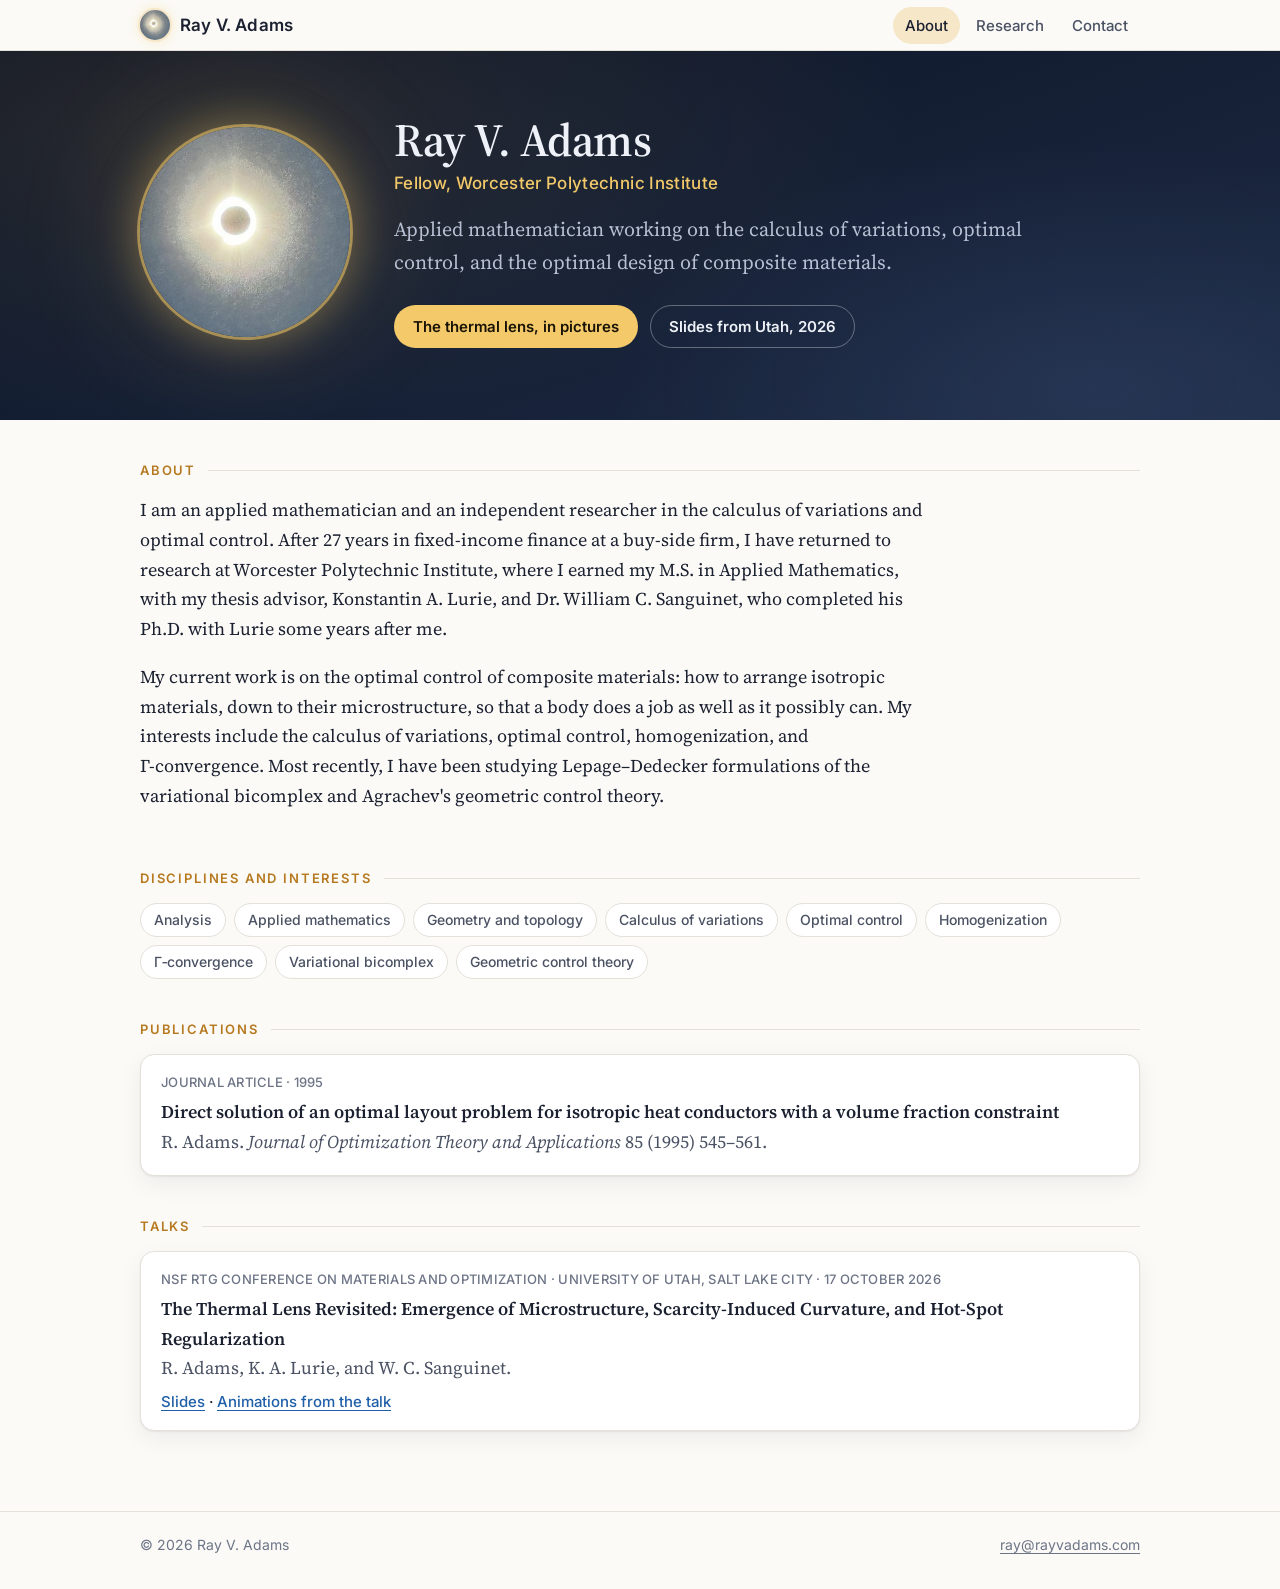
<file: index.html>
<!doctype html>
<html lang="en">
<head>
<meta charset="utf-8">
<meta name="viewport" content="width=device-width, initial-scale=1">
<title>Ray V. Adams</title>
<meta name="description" content="Ray V. Adams, applied mathematician: calculus of variations, optimal control, and the optimal design of composite materials.">
<link rel="icon" type="image/png" href="assets/favicon.png">
<link rel="apple-touch-icon" href="assets/apple-touch-icon.png">
<link rel="preconnect" href="https://fonts.googleapis.com">
<link rel="preconnect" href="https://fonts.gstatic.com" crossorigin>
<link href="https://fonts.googleapis.com/css2?family=Inter:wght@400;500;600&family=Source+Serif+4:opsz,wght@8..60,400;8..60,600&display=swap" rel="stylesheet">
<link rel="stylesheet" href="assets/style.css">
</head>
<body>

<header class="site-header">
  <nav class="nav" aria-label="Main">
    <a class="brand" href="index.html"><img src="assets/eclipse.jpg" alt=""><span>Ray V. Adams</span></a>
    <ul>
      <li><a class="link" href="index.html" aria-current="page">About</a></li>
      <li><a class="link" href="research.html">Research</a></li>
      <li><a class="link" href="contact.html">Contact</a></li>
    </ul>
  </nav>
</header>

<div class="hero">
  <div class="hero-inner">
    <img class="avatar" src="assets/eclipse.jpg" alt="A total solar eclipse, photographed from home.">
    <div>
      <h1>Ray V. Adams</h1>
      <p class="role">Fellow, Worcester Polytechnic Institute</p>
      <p class="lede">Applied mathematician working on the calculus of variations, optimal control, and the optimal design of composite materials.</p>
      <div class="buttons">
        <a class="btn" href="research.html">The thermal lens, in pictures</a>
        <a class="btn ghost" href="https://github.com/rayvadams/NSF-RTG-Conference-Materials-and-Optimization">Slides from Utah, 2026</a>
      </div>
    </div>
  </div>
</div>

<main>
  <section id="about">
    <h2>About</h2>
    <div class="prose">
      <p>I am an applied mathematician and an independent researcher in the calculus of variations and optimal control. After 27 years in
      fixed-income finance at a buy-side firm, I have returned to research at Worcester Polytechnic Institute, where I earned my M.S. in Applied
      Mathematics, with my thesis advisor, Konstantin A. Lurie, and Dr. William C. Sanguinet, who completed his Ph.D. with Lurie some years
      after me.</p>
      <p>My current work is on the optimal control of composite materials: how to arrange isotropic materials, down to their microstructure,
      so that a body does a job as well as it possibly can. My interests include the calculus of variations, optimal control, homogenization,
      and Γ&#8209;convergence. Most recently, I have been studying Lepage–Dedecker formulations of the variational bicomplex and Agrachev's
      geometric control theory.</p>
    </div>
  </section>

  <section id="interests">
    <h2>Disciplines and interests</h2>
    <ul class="chips">
      <li>Analysis</li><li>Applied mathematics</li><li>Geometry and topology</li>
      <li>Calculus of variations</li><li>Optimal control</li><li>Homogenization</li><li>Γ&#8209;convergence</li>
      <li>Variational bicomplex</li><li>Geometric control theory</li>
    </ul>
  </section>

  <section id="publications">
    <h2>Publications</h2>
    <ul class="entries">
      <li class="entry">
        <div class="meta">Journal article · 1995</div>
        <div class="title">Direct solution of an optimal layout problem for isotropic heat conductors with a volume fraction constraint</div>
        <div class="venue">R. Adams. <em>Journal of Optimization Theory and Applications</em> 85 (1995) 545–561.</div>
      </li>
    </ul>
  </section>

  <section id="talks">
    <h2>Talks</h2>
    <ul class="entries">
      <li class="entry">
        <div class="meta">NSF RTG Conference on Materials and Optimization · University of Utah, Salt Lake City · 17 October 2026</div>
        <div class="title">The Thermal Lens Revisited: Emergence of Microstructure, Scarcity-Induced Curvature, and Hot-Spot Regularization</div>
        <div class="venue">R. Adams, K. A. Lurie, and W. C. Sanguinet.</div>
        <div class="links"><a href="https://github.com/rayvadams/NSF-RTG-Conference-Materials-and-Optimization">Slides</a> ·
          <a href="research.html">Animations from the talk</a></div>
      </li>
    </ul>
  </section>
</main>

<footer>
  <div class="footer-inner">
    <span>© 2026 Ray V. Adams</span>
    <span><a href="mailto:ray@rayvadams.com">ray@rayvadams.com</a></span>
  </div>
</footer>

</body>
</html>
</file>
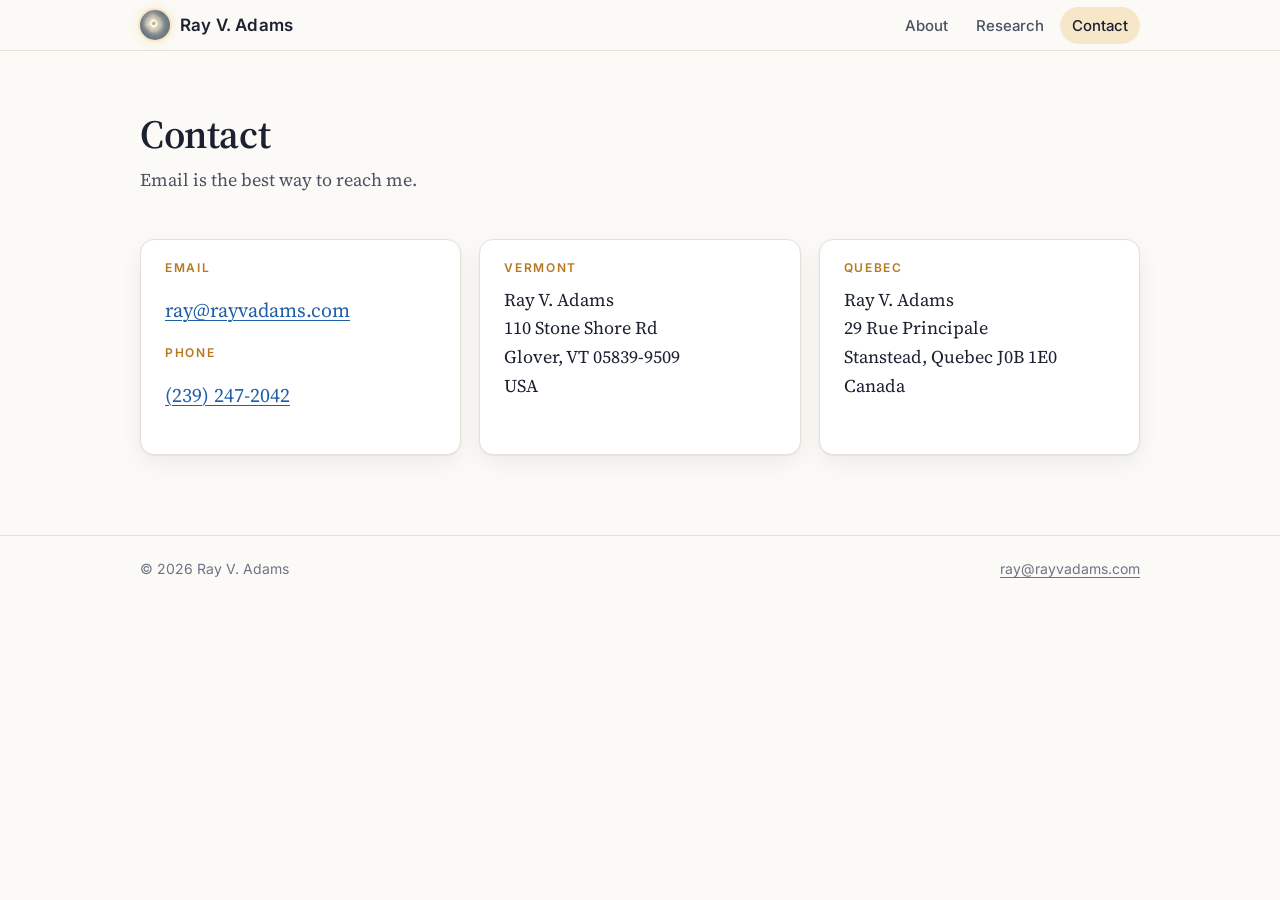
<file: contact.html>
<!doctype html>
<html lang="en">
<head>
<meta charset="utf-8">
<meta name="viewport" content="width=device-width, initial-scale=1">
<title>Contact — Ray V. Adams</title>
<meta name="description" content="How to reach Ray V. Adams.">
<link rel="icon" type="image/png" href="assets/favicon.png">
<link rel="apple-touch-icon" href="assets/apple-touch-icon.png">
<link rel="preconnect" href="https://fonts.googleapis.com">
<link rel="preconnect" href="https://fonts.gstatic.com" crossorigin>
<link href="https://fonts.googleapis.com/css2?family=Inter:wght@400;500;600&family=Source+Serif+4:opsz,wght@8..60,400;8..60,600&display=swap" rel="stylesheet">
<link rel="stylesheet" href="assets/style.css">
</head>
<body>

<header class="site-header">
  <nav class="nav" aria-label="Main">
    <a class="brand" href="index.html"><img src="assets/eclipse.jpg" alt=""><span>Ray V. Adams</span></a>
    <ul>
      <li><a class="link" href="index.html">About</a></li>
      <li><a class="link" href="research.html">Research</a></li>
      <li><a class="link" href="contact.html" aria-current="page">Contact</a></li>
    </ul>
  </nav>
</header>

<main>
  <div class="page-title">
    <h1>Contact</h1>
    <p>Email is the best way to reach me.</p>
  </div>

  <section>
    <div class="contact-grid">
      <div class="card">
        <div class="label">Email</div>
        <p class="big"><a href="mailto:ray@rayvadams.com">ray@rayvadams.com</a></p>
        <div class="label">Phone</div>
        <p class="big"><a href="tel:+12392472042">(239) 247-2042</a></p>
      </div>
      <div class="card">
        <div class="label">Vermont</div>
        <address>Ray V. Adams<br>110 Stone Shore Rd<br>Glover, VT 05839-9509<br>USA</address>
      </div>
      <div class="card">
        <div class="label">Quebec</div>
        <address>Ray V. Adams<br>29 Rue Principale<br>Stanstead, Quebec J0B 1E0<br>Canada</address>
      </div>
    </div>
  </section>
</main>

<footer>
  <div class="footer-inner">
    <span>© 2026 Ray V. Adams</span>
    <span><a href="mailto:ray@rayvadams.com">ray@rayvadams.com</a></span>
  </div>
</footer>

</body>
</html>
</file>
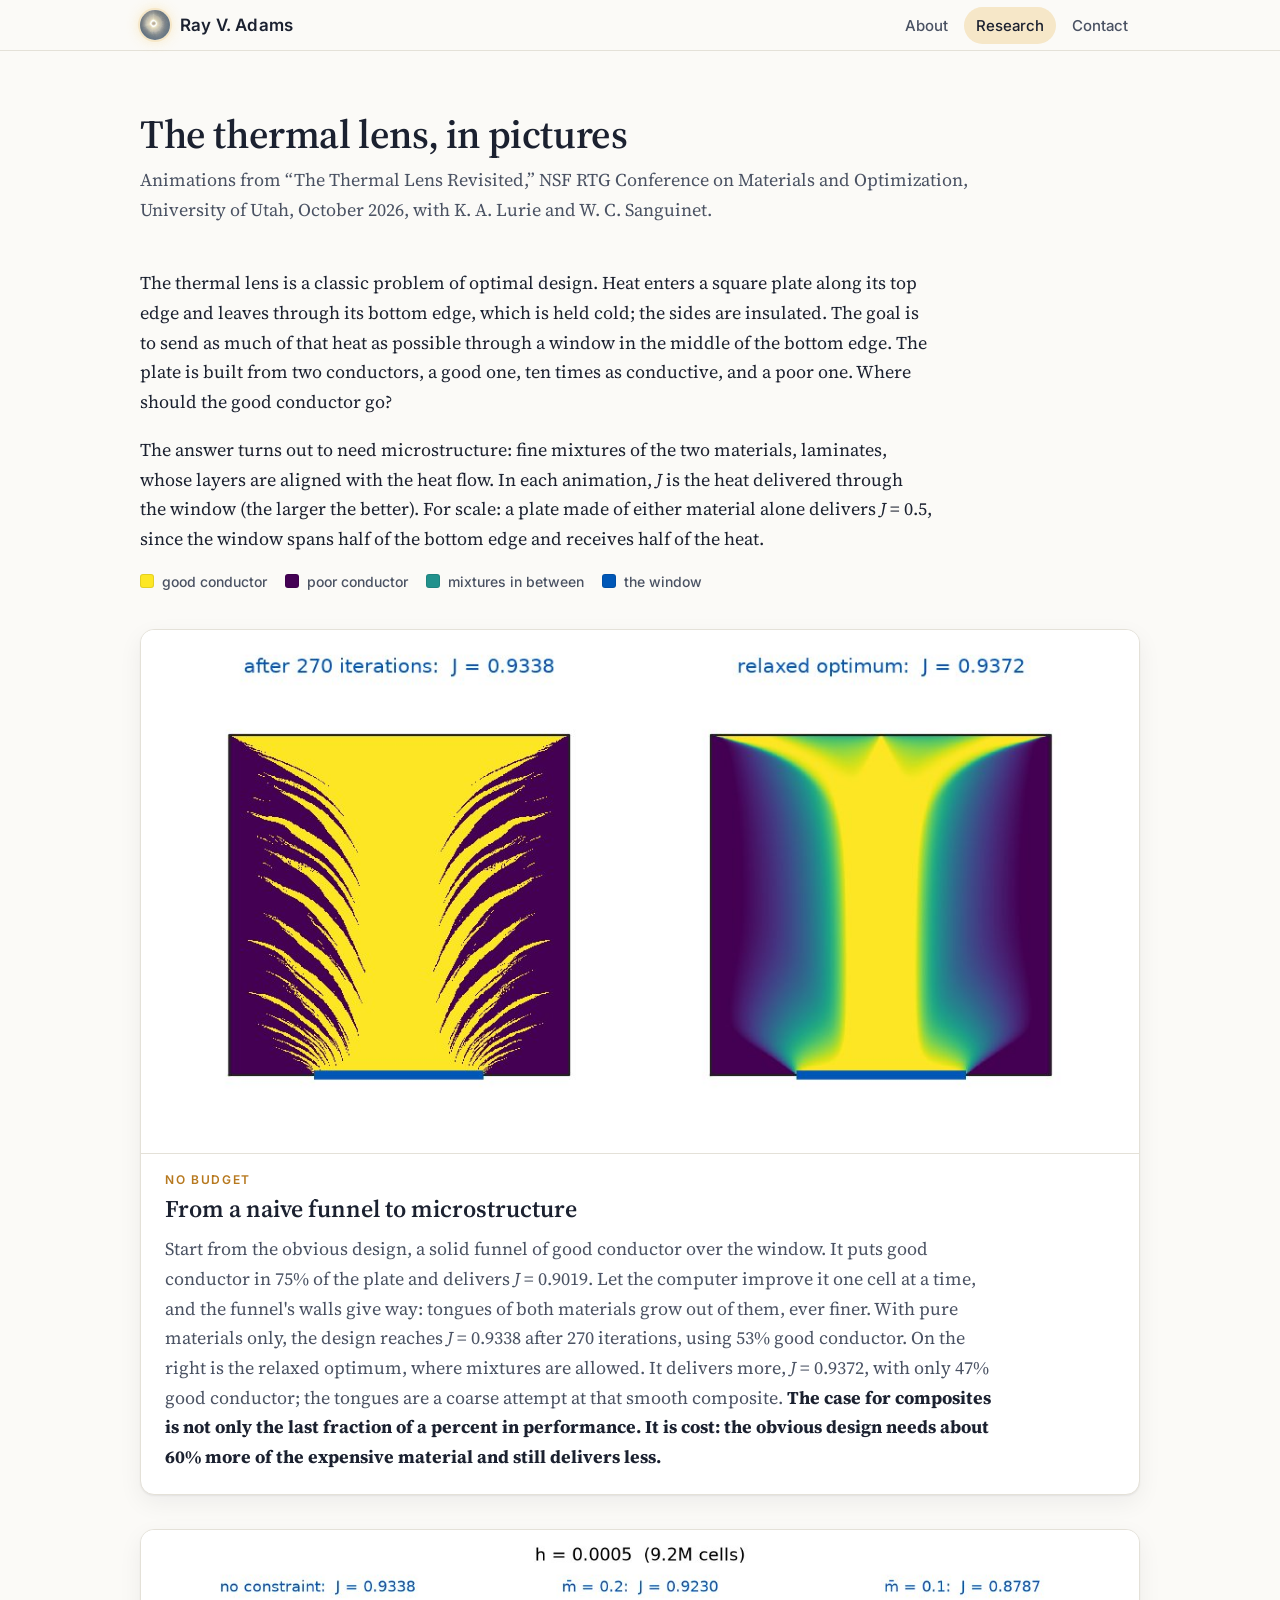
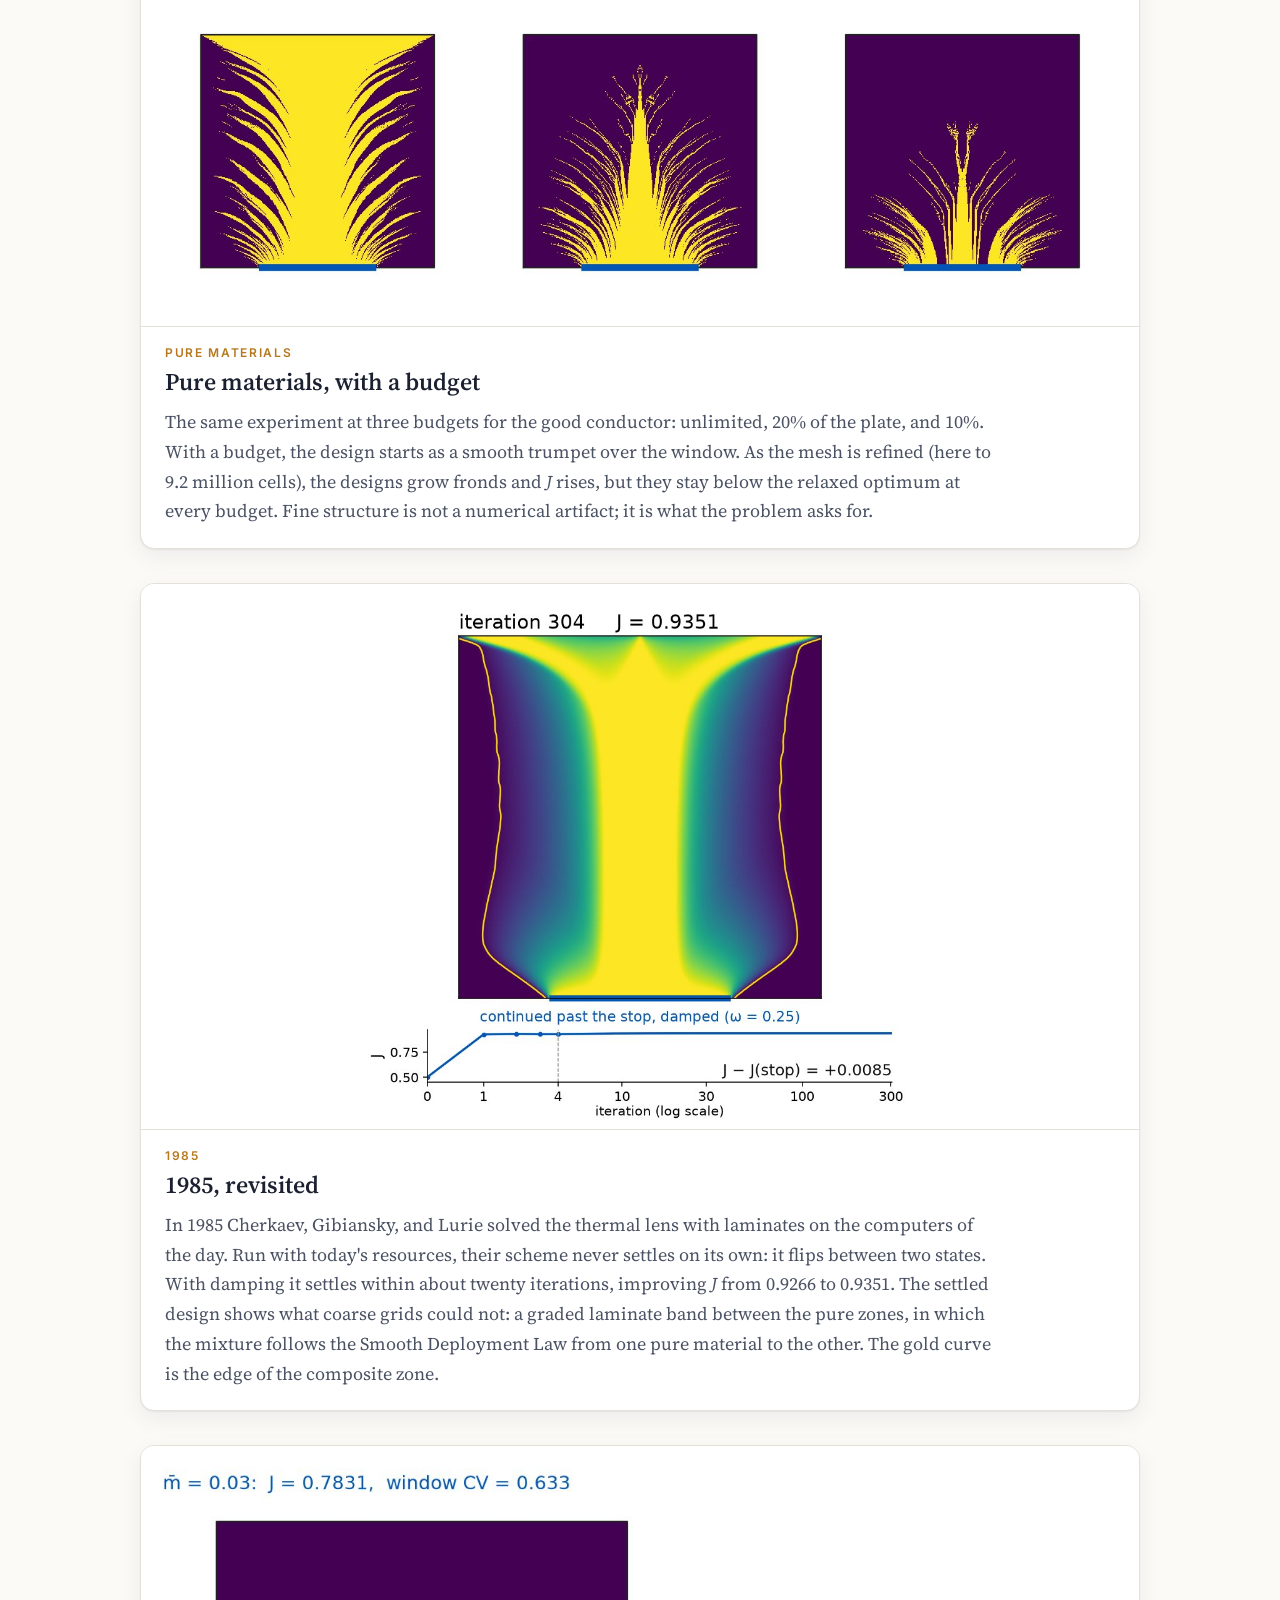
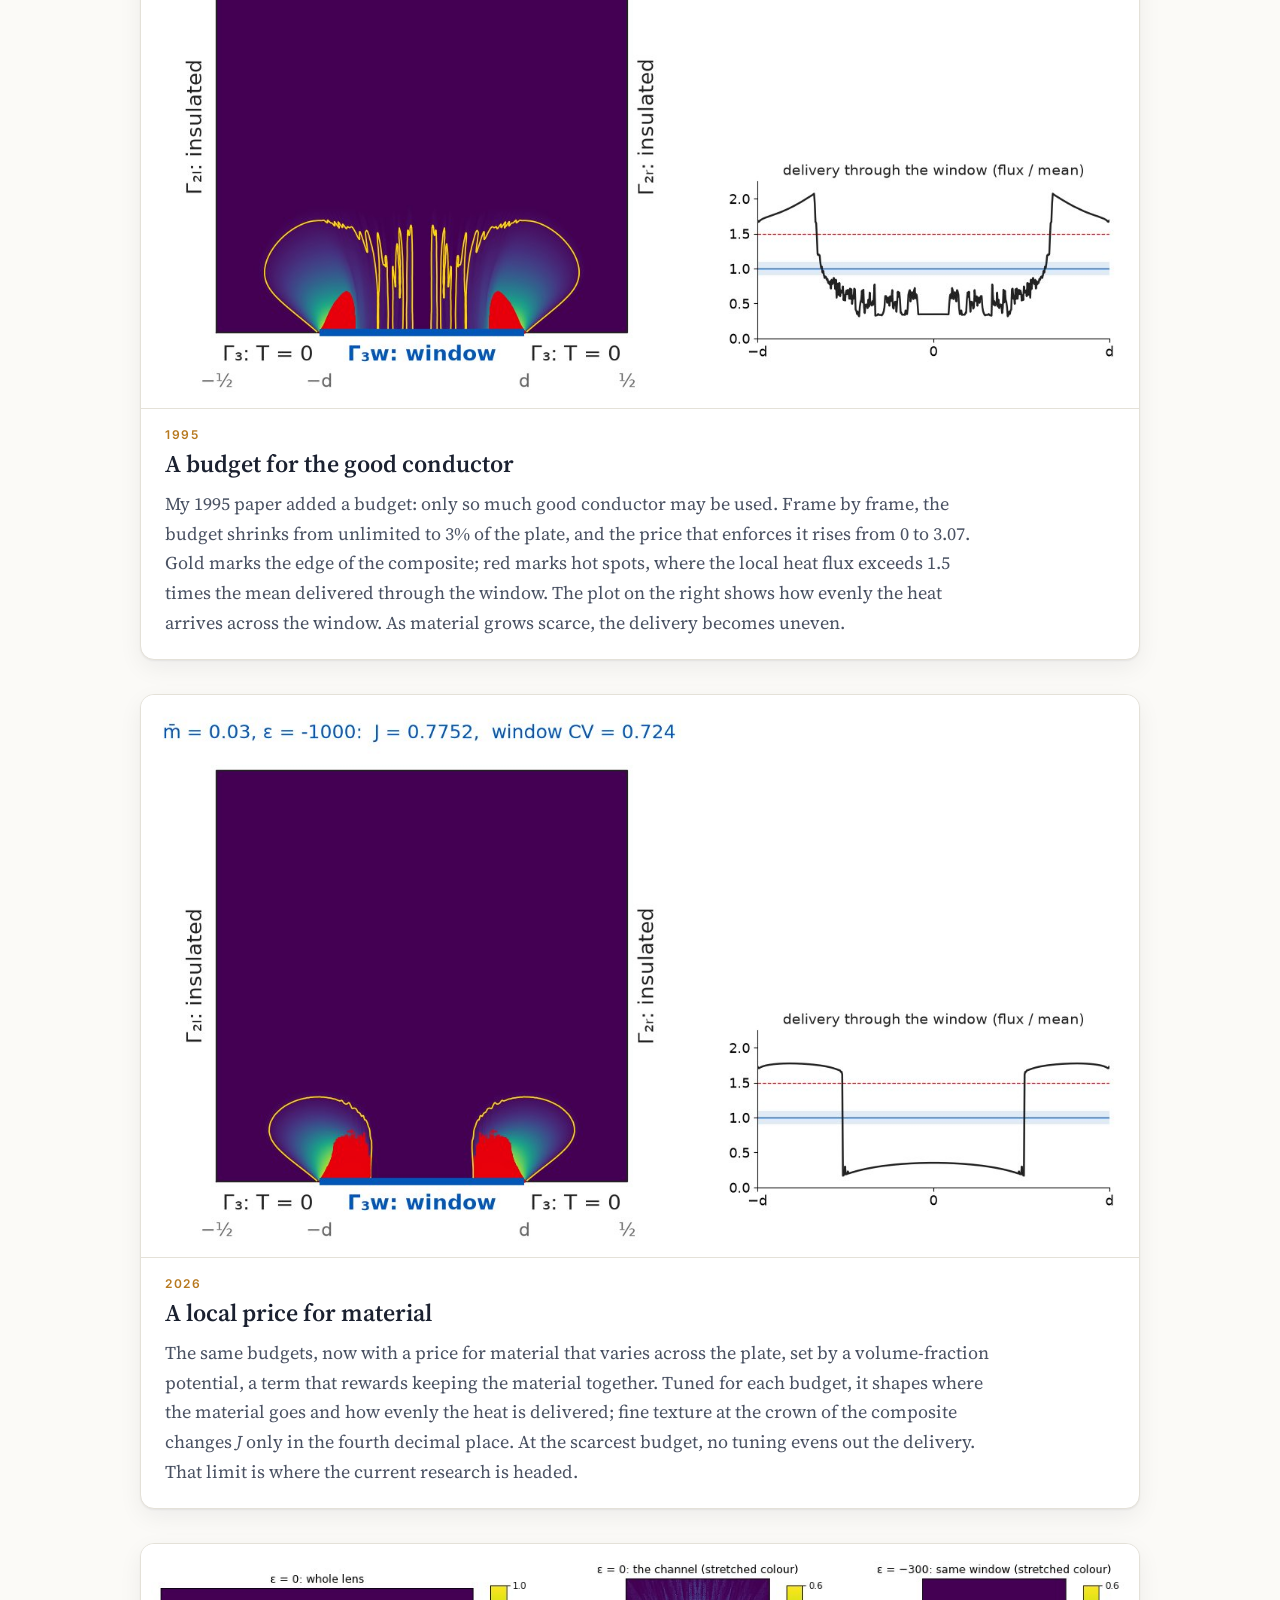
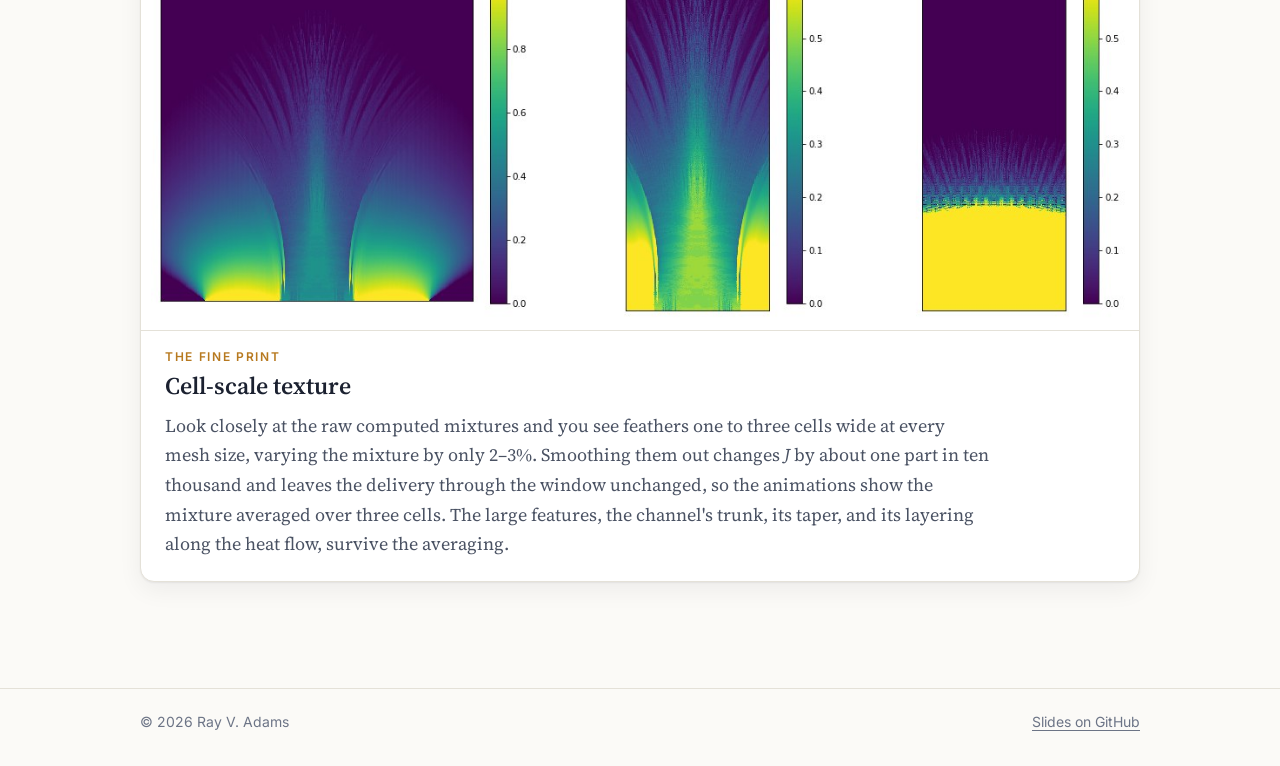
<file: research.html>
<!doctype html>
<html lang="en">
<head>
<meta charset="utf-8">
<meta name="viewport" content="width=device-width, initial-scale=1">
<title>The Thermal Lens — Ray V. Adams</title>
<meta name="description" content="The thermal lens problem of optimal design, in animations from the 2026 RTG talk.">
<link rel="icon" type="image/png" href="assets/favicon.png">
<link rel="apple-touch-icon" href="assets/apple-touch-icon.png">
<link rel="preconnect" href="https://fonts.googleapis.com">
<link rel="preconnect" href="https://fonts.gstatic.com" crossorigin>
<link href="https://fonts.googleapis.com/css2?family=Inter:wght@400;500;600&family=Source+Serif+4:opsz,wght@8..60,400;8..60,600&display=swap" rel="stylesheet">
<link rel="stylesheet" href="assets/style.css">
</head>
<body>

<header class="site-header">
  <nav class="nav" aria-label="Main">
    <a class="brand" href="index.html"><img src="assets/eclipse.jpg" alt=""><span>Ray V. Adams</span></a>
    <ul>
      <li><a class="link" href="index.html">About</a></li>
      <li><a class="link" href="research.html" aria-current="page">Research</a></li>
      <li><a class="link" href="contact.html">Contact</a></li>
    </ul>
  </nav>
</header>

<main>
  <div class="page-title">
    <h1>The thermal lens, in pictures</h1>
    <p>Animations from “The Thermal Lens Revisited,” NSF RTG Conference on Materials and Optimization, University of Utah, October 2026,
    with K. A. Lurie and W. C. Sanguinet.</p>
  </div>

  <section>
    <div class="prose">
      <p>The thermal lens is a classic problem of optimal design. Heat enters a square plate along its top edge and leaves through its bottom
      edge, which is held cold; the sides are insulated. The goal is to send as much of that heat as possible through a window in the middle
      of the bottom edge. The plate is built from two conductors, a good one, ten times as conductive, and a poor one. Where should the good
      conductor go?</p>
      <p>The answer turns out to need microstructure: fine mixtures of the two materials, laminates, whose layers are aligned with the heat
      flow. In each animation, <em>J</em> is the heat delivered through the window (the larger the better). For scale: a plate made of either
      material alone delivers <em>J</em> = 0.5, since the window spans half of the bottom edge and receives half of the heat.</p>
    </div>
    <div class="legend" aria-label="Legend">
      <span><i class="swatch" style="background:#fde725"></i>good conductor</span>
      <span><i class="swatch" style="background:#440154"></i>poor conductor</span>
      <span><i class="swatch" style="background:#21918c"></i>mixtures in between</span>
      <span><i class="swatch" style="background:#0057b7"></i>the window</span>
    </div>
  </section>

  <article class="figure-card">
    <div class="media"><video autoplay muted loop playsinline preload="metadata" poster="assets/media/slide05_funnel_to_microstructure_poster.jpg"
      aria-label="A funnel of good conductor sprouts tongues of both materials; beside it, the smooth relaxed optimum.">
      <source src="assets/media/slide05_funnel_to_microstructure.mp4" type="video/mp4"></video></div>
    <div class="caption">
      <div class="kicker">No budget</div>
      <h3>From a naive funnel to microstructure</h3>
      <p>Start from the obvious design, a solid funnel of good conductor over the window. It puts good conductor in 75% of the plate and
      delivers <em>J</em> = 0.9019. Let the computer improve it one cell at a time, and the funnel's walls give way: tongues of both materials
      grow out of them, ever finer. With pure materials only, the design reaches <em>J</em> = 0.9338 after 270 iterations, using 53% good
      conductor. On the right is the relaxed optimum, where mixtures are allowed. It delivers more, <em>J</em> = 0.9372, with only 47% good
      conductor; the tongues are a coarse attempt at that smooth composite. <strong>The case for composites is not only the last fraction of a
      percent in performance. It is cost: the obvious design needs about 60% more of the expensive material and still delivers less.</strong></p>
    </div>
  </article>

  <article class="figure-card">
    <div class="media"><video autoplay muted loop playsinline preload="metadata" poster="assets/media/slide07_pure_needles_poster.jpg"
      aria-label="Pure-material designs at three budgets, refined to 9.2 million cells.">
      <source src="assets/media/slide07_pure_needles.mp4" type="video/mp4"></video></div>
    <div class="caption">
      <div class="kicker">Pure materials</div>
      <h3>Pure materials, with a budget</h3>
      <p>The same experiment at three budgets for the good conductor: unlimited, 20% of the plate, and 10%. With a budget, the design starts
      as a smooth trumpet over the window. As the mesh is refined (here to 9.2 million cells), the designs grow fronds and <em>J</em> rises,
      but they stay below the relaxed optimum at every budget. Fine structure is not a numerical artifact; it is what the problem asks for.</p>
    </div>
  </article>

  <article class="figure-card">
    <div class="media narrow"><video autoplay muted loop playsinline preload="metadata" poster="assets/media/slide09_1985_revisited_poster.jpg"
      aria-label="The 1985 scheme, continued with damping until it settles.">
      <source src="assets/media/slide09_1985_revisited.mp4" type="video/mp4"></video></div>
    <div class="caption">
      <div class="kicker">1985</div>
      <h3>1985, revisited</h3>
      <p>In 1985 Cherkaev, Gibiansky, and Lurie solved the thermal lens with laminates on the computers of the day. Run with today's
      resources, their scheme never settles on its own: it flips between two states. With damping it settles within about twenty iterations,
      improving <em>J</em> from 0.9266 to 0.9351. The settled design shows what coarse grids could not: a graded laminate band between the
      pure zones, in which the mixture follows the Smooth Deployment Law from one pure material to the other. The gold curve is the edge of
      the composite zone.</p>
    </div>
  </article>

  <article class="figure-card">
    <div class="media"><video autoplay muted loop playsinline preload="metadata" poster="assets/media/slide10_1995_budget_poster.jpg"
      aria-label="Optimal laminate designs as the material budget shrinks, with hot spots marked in red and window delivery plotted.">
      <source src="assets/media/slide10_1995_budget.mp4" type="video/mp4"></video></div>
    <div class="caption">
      <div class="kicker">1995</div>
      <h3>A budget for the good conductor</h3>
      <p>My 1995 paper added a budget: only so much good conductor may be used. Frame by frame, the budget shrinks from unlimited to 3% of
      the plate, and the price that enforces it rises from 0 to 3.07. Gold marks the edge of the composite; red marks hot spots, where the
      local heat flux exceeds 1.5 times the mean delivered through the window. The plot on the right shows how evenly the heat arrives across
      the window. As material grows scarce, the delivery becomes uneven.</p>
    </div>
  </article>

  <article class="figure-card">
    <div class="media"><video autoplay muted loop playsinline preload="metadata" poster="assets/media/slide11_2026_local_price_poster.jpg"
      aria-label="The same budgets with a locally varying price for material.">
      <source src="assets/media/slide11_2026_local_price.mp4" type="video/mp4"></video></div>
    <div class="caption">
      <div class="kicker">2026</div>
      <h3>A local price for material</h3>
      <p>The same budgets, now with a price for material that varies across the plate, set by a volume-fraction potential, a term that
      rewards keeping the material together. Tuned for each budget, it shapes where the material goes and how evenly the heat is delivered;
      fine texture at the crown of the composite changes <em>J</em> only in the fourth decimal place. At the scarcest budget, no tuning evens
      out the delivery. That limit is where the current research is headed.</p>
    </div>
  </article>

  <article class="figure-card">
    <div class="media"><img src="assets/media/slide18_raw_texture.jpg" loading="lazy"
      alt="Raw volume-fraction fields showing feathers one to three cells wide."></div>
    <div class="caption">
      <div class="kicker">The fine print</div>
      <h3>Cell-scale texture</h3>
      <p>Look closely at the raw computed mixtures and you see feathers one to three cells wide at every mesh size, varying the mixture by
      only 2–3%. Smoothing them out changes <em>J</em> by about one part in ten thousand and leaves the delivery through the window unchanged,
      so the animations show the mixture averaged over three cells. The large features, the channel's trunk, its taper, and its layering
      along the heat flow, survive the averaging.</p>
    </div>
  </article>
</main>

<footer>
  <div class="footer-inner">
    <span>© 2026 Ray V. Adams</span>
    <span><a href="https://github.com/rayvadams/NSF-RTG-Conference-Materials-and-Optimization">Slides on GitHub</a></span>
  </div>
</footer>

<script>
  // Respect reduced-motion: stop autoplay and offer controls instead.
  if (window.matchMedia && window.matchMedia('(prefers-reduced-motion: reduce)').matches) {
    document.querySelectorAll('video[autoplay]').forEach(function (v) { v.removeAttribute('autoplay'); v.pause(); v.controls = true; });
  }
</script>
</body>
</html>
</file>
<file: assets/style.css>
/* rayvadams.com — one stylesheet for all pages. Palette: night sky + corona gold (from the eclipse avatar). */
:root {
  --bg: #fbfaf7;
  --surface: #ffffff;
  --ink: #1b2130;
  --ink-2: #4a5263;
  --muted: #6c7486;
  --rule: #e4e1d8;
  --accent: #b7791f;        /* corona gold, darkened for text contrast on light */
  --accent-soft: #f6e7c8;
  --link: #1f5fa8;
  --sky-1: #0d1424;         /* hero gradient, same in both modes */
  --sky-2: #1c2a44;
  --sky-ink: #eef1f7;
  --sky-muted: #b7c0d3;
  --corona: #f3c969;
  --shadow: 0 1px 2px rgba(20, 24, 36, .06), 0 8px 24px rgba(20, 24, 36, .06);
  --radius: 14px;
  --serif: "Source Serif 4", Georgia, "Times New Roman", serif;
  --sans: "Inter", system-ui, -apple-system, "Segoe UI", Roboto, sans-serif;
}
@media (prefers-color-scheme: dark) {
  :root {
    --bg: #0f1420;
    --surface: #161d2c;
    --ink: #e8ebf2;
    --ink-2: #c3c9d6;
    --muted: #8f98ab;
    --rule: #2a3346;
    --accent: #f0c467;
    --accent-soft: #2b2617;
    --link: #8cb8f0;
    --shadow: 0 1px 2px rgba(0, 0, 0, .3), 0 8px 24px rgba(0, 0, 0, .25);
  }
}

* { box-sizing: border-box; }
html { -webkit-text-size-adjust: 100%; }
body {
  margin: 0; background: var(--bg); color: var(--ink);
  font: 18px/1.65 var(--serif);
}
a { color: var(--link); text-decoration-thickness: 1px; text-underline-offset: 3px; }
a:hover { color: var(--accent); }
img, video { max-width: 100%; height: auto; display: block; }

/* ---------- header / nav ---------- */
.site-header {
  position: sticky; top: 0; z-index: 10;
  background: color-mix(in srgb, var(--bg) 88%, transparent);
  backdrop-filter: saturate(1.4) blur(10px); -webkit-backdrop-filter: saturate(1.4) blur(10px);
  border-bottom: 1px solid var(--rule);
}
.nav { max-width: 1040px; margin: 0 auto; padding: 10px 20px; display: flex; align-items: center; gap: 18px; }
.brand { display: flex; align-items: center; gap: 10px; text-decoration: none; color: var(--ink); font: 600 17px/1 var(--sans); letter-spacing: .01em; }
.brand img { width: 30px; height: 30px; border-radius: 50%; box-shadow: 0 0 0 2px var(--accent-soft), 0 0 14px rgba(243, 201, 105, .45); }
.nav ul { list-style: none; display: flex; gap: 4px; margin: 0 0 0 auto; padding: 0; }
.nav a.link { font: 500 15px/1 var(--sans); color: var(--ink-2); text-decoration: none; padding: 9px 12px; border-radius: 999px; }
.nav a.link:hover { background: var(--accent-soft); color: var(--ink); }
.nav a.link[aria-current="page"] { color: var(--ink); background: var(--accent-soft); }

/* ---------- hero ---------- */
.hero {
  overflow: hidden;
  background:
    radial-gradient(1200px 500px at 15% 20%, rgba(243, 201, 105, .10), transparent 60%),
    radial-gradient(800px 400px at 85% 90%, rgba(120, 150, 220, .12), transparent 60%),
    linear-gradient(160deg, var(--sky-1), var(--sky-2));
  color: var(--sky-ink);
}
.hero-inner { max-width: 1040px; margin: 0 auto; padding: 64px 20px 72px; display: grid; grid-template-columns: auto 1fr; gap: 44px; align-items: center; }
.avatar {
  width: 210px; height: 210px; border-radius: 50%; object-fit: cover;
  box-shadow: 0 0 0 3px rgba(243, 201, 105, .55), 0 0 40px 6px rgba(243, 201, 105, .35), 0 0 120px 20px rgba(243, 201, 105, .12);
}
.hero h1 { font: 600 46px/1.1 var(--serif); margin: 0 0 6px; letter-spacing: -.01em; }
.hero .role { font: 500 17px/1.4 var(--sans); color: var(--corona); margin: 0 0 18px; letter-spacing: .02em; }
.hero p.lede { font-size: 20px; color: var(--sky-muted); margin: 0 0 26px; max-width: 34em; }
.buttons { display: flex; flex-wrap: wrap; gap: 12px; }
.btn {
  font: 600 15px/1 var(--sans); text-decoration: none; padding: 13px 18px; border-radius: 999px;
  background: var(--corona); color: #1a1406; border: 1px solid transparent;
}
.btn:hover { color: #1a1406; filter: brightness(1.06); }
.btn.ghost { background: transparent; color: var(--sky-ink); border-color: rgba(238, 241, 247, .35); }
.btn.ghost:hover { color: var(--sky-ink); border-color: var(--corona); }

/* ---------- page body ---------- */
main { max-width: 1040px; margin: 0 auto; padding: 8px 20px 72px; }
.page-title { padding: 52px 0 8px; }
.page-title h1 { font: 600 40px/1.15 var(--serif); margin: 0 0 8px; letter-spacing: -.01em; }
.page-title p { color: var(--ink-2); margin: 0; max-width: 46em; }
section { padding: 36px 0 8px; }
h2 {
  font: 600 13px/1 var(--sans); text-transform: uppercase; letter-spacing: .14em; color: var(--accent);
  margin: 0 0 18px; display: flex; align-items: center; gap: 12px;
}
h2::after { content: ""; flex: 1; height: 1px; background: var(--rule); }
.prose { max-width: 44em; }
.prose p { margin: 0 0 1em; }

.chips { display: flex; flex-wrap: wrap; gap: 8px; padding: 0; margin: 4px 0 0; list-style: none; }
.chips li { font: 500 14px/1 var(--sans); padding: 9px 13px; border-radius: 999px; background: var(--surface); border: 1px solid var(--rule); color: var(--ink-2); }

.entries { list-style: none; padding: 0; margin: 0; display: grid; gap: 14px; }
.entry { background: var(--surface); border: 1px solid var(--rule); border-radius: var(--radius); padding: 18px 20px; box-shadow: var(--shadow); }
.entry .meta { font: 500 13px/1.4 var(--sans); color: var(--muted); letter-spacing: .02em; margin-bottom: 6px; text-transform: uppercase; }
.entry .title { font-weight: 600; }
.entry .venue { color: var(--ink-2); }
.entry .links { margin-top: 8px; font: 500 15px/1.4 var(--sans); }

/* ---------- research figures ---------- */
.figure-card { background: var(--surface); border: 1px solid var(--rule); border-radius: var(--radius); box-shadow: var(--shadow); overflow: hidden; margin: 0 0 34px; }
.figure-card .media { background: #ffffff; border-bottom: 1px solid var(--rule); padding: 10px; }
.figure-card video, .figure-card img { width: 100%; margin: 0 auto; }
.figure-card .media.narrow video, .figure-card .media.narrow img { max-width: 560px; }
.figure-card .caption { padding: 20px 24px 22px; }
.figure-card .caption .kicker { font: 600 12px/1 var(--sans); text-transform: uppercase; letter-spacing: .14em; color: var(--accent); margin-bottom: 8px; }
.figure-card .caption h3 { font: 600 24px/1.25 var(--serif); margin: 0 0 10px; }
.figure-card .caption p { margin: 0; color: var(--ink-2); max-width: 46em; }
.figure-card .caption strong { color: var(--ink); }

.legend { display: flex; flex-wrap: wrap; gap: 18px; font: 500 14px/1.4 var(--sans); color: var(--ink-2); margin: 18px 0 30px; }
.legend span { display: inline-flex; align-items: center; gap: 8px; }
.swatch { width: 14px; height: 14px; border-radius: 3px; display: inline-block; border: 1px solid rgba(0, 0, 0, .1); }

/* ---------- contact ---------- */
.contact-grid { display: grid; grid-template-columns: repeat(auto-fit, minmax(260px, 1fr)); gap: 18px; }
.card { background: var(--surface); border: 1px solid var(--rule); border-radius: var(--radius); padding: 22px 24px; box-shadow: var(--shadow); }
.card .label { font: 600 12px/1 var(--sans); text-transform: uppercase; letter-spacing: .14em; color: var(--accent); margin-bottom: 12px; }
.card address { font-style: normal; line-height: 1.6; }
.card .big { font-size: 20px; }

/* ---------- footer ---------- */
footer { border-top: 1px solid var(--rule); }
.footer-inner { max-width: 1040px; margin: 0 auto; padding: 22px 20px 34px; font: 14px/1.5 var(--sans); color: var(--muted); display: flex; flex-wrap: wrap; gap: 8px 22px; justify-content: space-between; }
.footer-inner a { color: var(--muted); }

/* ---------- small screens ---------- */
@media (max-width: 720px) {
  body { font-size: 17px; }
  .hero-inner { grid-template-columns: 1fr; text-align: center; padding: 40px 16px 48px; gap: 26px; justify-items: center; }
  .avatar { width: 160px; height: 160px; }
  .hero h1 { font-size: 36px; }
  .hero p.lede { font-size: 18px; }
  .buttons { justify-content: center; }
  .nav { padding: 10px 16px; gap: 10px; }
  .brand span { display: none; }
  .nav a.link { padding: 8px 10px; }
  main { padding: 8px 16px 56px; }
  .page-title h1 { font-size: 32px; }
  .figure-card .caption { padding: 16px 18px 18px; }
}
@media (prefers-reduced-motion: reduce) {
  * { scroll-behavior: auto !important; }
}
</file>
